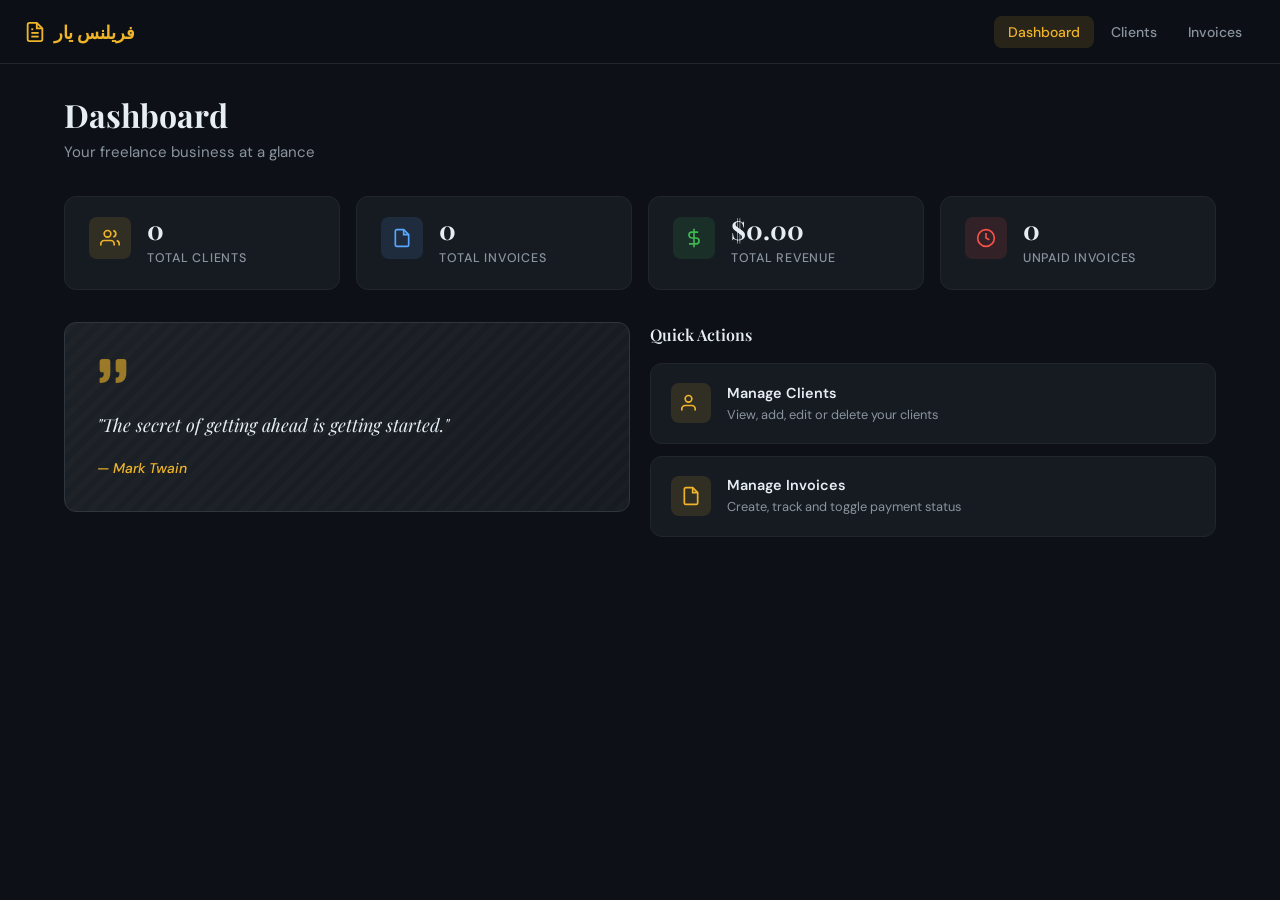
<file: index.html>
<!DOCTYPE html>
<html lang="en">
<head>
  <meta charset="UTF-8">
  <meta name="viewport" content="width=device-width, initial-scale=1.0">
  <title>Dashboard — فریلنس یار</title>
  <meta name="description" content="Freelance Invoice & Client Management — dashboard overview.">
  <link rel="stylesheet" href="css/style.css">
</head>
<body>
  <nav class="navbar">
    <a href="index.html" class="nav-brand" aria-label="FreelanceHub home">
      <svg width="22" height="22" viewBox="0 0 24 24" fill="none" stroke="currentColor" stroke-width="2" aria-hidden="true">
        <path d="M14 2H6a2 2 0 0 0-2 2v16a2 2 0 0 0 2 2h12a2 2 0 0 0 2-2V8z"/>
        <polyline points="14 2 14 8 20 8"/>
        <line x1="16" y1="13" x2="8" y2="13"/>
        <line x1="16" y1="17" x2="8" y2="17"/>
        <polyline points="10 9 9 9 8 9"/>
      </svg>
      فریلنس یار
    </a>
    <button class="menu-toggle" aria-label="Toggle navigation" aria-expanded="false">
      <span></span><span></span><span></span>
    </button>
    <ul class="nav-menu" role="list">
      <li><a href="index.html" class="nav-link">Dashboard</a></li>
      <li><a href="clients.html" class="nav-link">Clients</a></li>
      <li><a href="invoices.html" class="nav-link">Invoices</a></li>
    </ul>
  </nav>
  <main class="main-content">
    <div class="page-header">
      <h1 class="page-title">Dashboard</h1>
      <p class="page-subtitle">Your freelance business at a glance</p>
    </div>
    <div class="stats-grid">
      <div class="stat-card">
        <div class="stat-icon amber" aria-hidden="true">
          <svg width="20" height="20" viewBox="0 0 24 24" fill="none" stroke="currentColor" stroke-width="2">
            <path d="M17 21v-2a4 4 0 0 0-4-4H5a4 4 0 0 0-4 4v2"/><circle cx="9" cy="7" r="4"/>
            <path d="M23 21v-2a4 4 0 0 0-3-3.87"/><path d="M16 3.13a4 4 0 0 1 0 7.75"/>
          </svg>
        </div>
        <div><div class="stat-value" id="stat-clients">0</div><div class="stat-label">Total Clients</div></div>
      </div>
      <div class="stat-card">
        <div class="stat-icon blue" aria-hidden="true">
          <svg width="20" height="20" viewBox="0 0 24 24" fill="none" stroke="currentColor" stroke-width="2">
            <path d="M14 2H6a2 2 0 0 0-2 2v16a2 2 0 0 0 2 2h12a2 2 0 0 0 2-2V8z"/>
            <polyline points="14 2 14 8 20 8"/>
          </svg>
        </div>
        <div><div class="stat-value" id="stat-invoices">0</div><div class="stat-label">Total Invoices</div></div>
      </div>
      <div class="stat-card">
        <div class="stat-icon green" aria-hidden="true">
          <svg width="20" height="20" viewBox="0 0 24 24" fill="none" stroke="currentColor" stroke-width="2">
            <line x1="12" y1="1" x2="12" y2="23"/>
            <path d="M17 5H9.5a3.5 3.5 0 0 0 0 7h5a3.5 3.5 0 0 1 0 7H6"/>
          </svg>
        </div>
        <div><div class="stat-value" id="stat-revenue">$0</div><div class="stat-label">Total Revenue</div></div>
      </div>
      <div class="stat-card">
        <div class="stat-icon red" aria-hidden="true">
          <svg width="20" height="20" viewBox="0 0 24 24" fill="none" stroke="currentColor" stroke-width="2">
            <circle cx="12" cy="12" r="10"/><polyline points="12 6 12 12 16 14"/>
          </svg>
        </div>
        <div><div class="stat-value" id="stat-unpaid">0</div><div class="stat-label">Unpaid Invoices</div></div>
      </div>
    </div>
    <div class="dashboard-grid">
      <div id="quote-container" role="region" aria-label="Daily inspiration">
        <div class="quote-card"><p class="quote-loading">Fetching today’s inspiration…</p></div>
      </div>
      <div class="quick-actions">
        <h2>Quick Actions</h2>
        <a href="clients.html" class="action-card">
          <div class="action-icon" aria-hidden="true">
            <svg width="20" height="20" viewBox="0 0 24 24" fill="none" stroke="currentColor" stroke-width="2">
              <path d="M17 21v-2a4 4 0 0 0-4-4H5a4 4 0 0 0-4 4v2"/>
              <circle cx="9" cy="7" r="4"/>
            </svg>
          </div>
          <div><strong>Manage Clients</strong><p>View, add, edit or delete your clients</p></div>
        </a>
        <a href="invoices.html" class="action-card">
          <div class="action-icon" aria-hidden="true">
            <svg width="20" height="20" viewBox="0 0 24 24" fill="none" stroke="currentColor" stroke-width="2">
              <path d="M14 2H6a2 2 0 0 0-2 2v16a2 2 0 0 0 2 2h12a2 2 0 0 0 2-2V8z"/>
              <polyline points="14 2 14 8 20 8"/>
            </svg>
          </div>
          <div><strong>Manage Invoices</strong><p>Create, track and toggle payment status</p></div>
        </a>
      </div>
    </div>
  </main>
  <div id="toast" class="toast toast-success" role="status" aria-live="polite"></div>
  <script type="module" src="js/main.js"></script>
  <script type="module">
    import { getClients, getInvoices } from './js/data.js';
    import { formatCurrency, fetchMotivationalQuote, renderQuote } from './js/utils.js';
    document.addEventListener('DOMContentLoaded', async () => {
      const clients  = getClients();
      const invoices = getInvoices();
      document.getElementById('stat-clients').textContent  = clients.length;
      document.getElementById('stat-invoices').textContent = invoices.length;
      const total  = invoices.reduce((sum, inv) => sum + parseFloat(inv.amount || 0), 0);
      document.getElementById('stat-revenue').textContent  = formatCurrency(total);
      const unpaid = invoices.filter(inv => !inv.paid).length;
      document.getElementById('stat-unpaid').textContent   = unpaid;
      const quote = await fetchMotivationalQuote();
      renderQuote(quote);
    });
  </script>
</body>
</html>
</file>
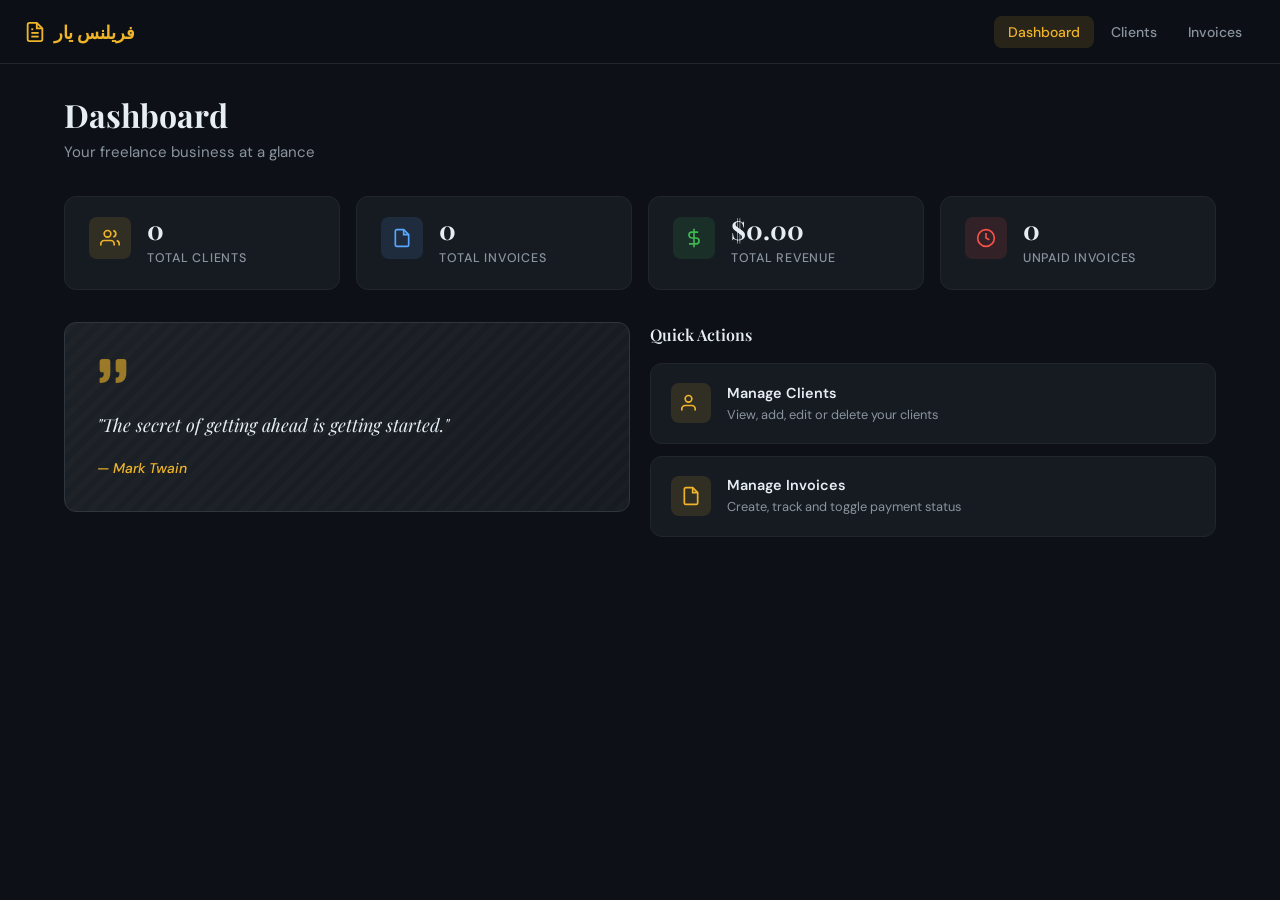
<file: freelance-invoice-app/index.html>
<!DOCTYPE html>
<html lang="en">
<head>
  <meta charset="UTF-8">
  <meta name="viewport" content="width=device-width, initial-scale=1.0">
  <title>Dashboard — فریلنس یار</title>
  <meta name="description" content="Freelance Invoice & Client Management — dashboard overview.">
  <link rel="stylesheet" href="css/style.css">
</head>
<body>
  <nav class="navbar">
    <a href="index.html" class="nav-brand" aria-label="FreelanceHub home">
      <svg width="22" height="22" viewBox="0 0 24 24" fill="none" stroke="currentColor" stroke-width="2" aria-hidden="true">
        <path d="M14 2H6a2 2 0 0 0-2 2v16a2 2 0 0 0 2 2h12a2 2 0 0 0 2-2V8z"/>
        <polyline points="14 2 14 8 20 8"/>
        <line x1="16" y1="13" x2="8" y2="13"/>
        <line x1="16" y1="17" x2="8" y2="17"/>
        <polyline points="10 9 9 9 8 9"/>
      </svg>
      فریلنس یار
    </a>
    <button class="menu-toggle" aria-label="Toggle navigation" aria-expanded="false">
      <span></span><span></span><span></span>
    </button>
    <ul class="nav-menu" role="list">
      <li><a href="index.html" class="nav-link">Dashboard</a></li>
      <li><a href="clients.html" class="nav-link">Clients</a></li>
      <li><a href="invoices.html" class="nav-link">Invoices</a></li>
    </ul>
  </nav>
  <main class="main-content">
    <div class="page-header">
      <h1 class="page-title">Dashboard</h1>
      <p class="page-subtitle">Your freelance business at a glance</p>
    </div>
    <div class="stats-grid">
      <div class="stat-card">
        <div class="stat-icon amber" aria-hidden="true">
          <svg width="20" height="20" viewBox="0 0 24 24" fill="none" stroke="currentColor" stroke-width="2">
            <path d="M17 21v-2a4 4 0 0 0-4-4H5a4 4 0 0 0-4 4v2"/><circle cx="9" cy="7" r="4"/>
            <path d="M23 21v-2a4 4 0 0 0-3-3.87"/><path d="M16 3.13a4 4 0 0 1 0 7.75"/>
          </svg>
        </div>
        <div><div class="stat-value" id="stat-clients">0</div><div class="stat-label">Total Clients</div></div>
      </div>
      <div class="stat-card">
        <div class="stat-icon blue" aria-hidden="true">
          <svg width="20" height="20" viewBox="0 0 24 24" fill="none" stroke="currentColor" stroke-width="2">
            <path d="M14 2H6a2 2 0 0 0-2 2v16a2 2 0 0 0 2 2h12a2 2 0 0 0 2-2V8z"/>
            <polyline points="14 2 14 8 20 8"/>
          </svg>
        </div>
        <div><div class="stat-value" id="stat-invoices">0</div><div class="stat-label">Total Invoices</div></div>
      </div>
      <div class="stat-card">
        <div class="stat-icon green" aria-hidden="true">
          <svg width="20" height="20" viewBox="0 0 24 24" fill="none" stroke="currentColor" stroke-width="2">
            <line x1="12" y1="1" x2="12" y2="23"/>
            <path d="M17 5H9.5a3.5 3.5 0 0 0 0 7h5a3.5 3.5 0 0 1 0 7H6"/>
          </svg>
        </div>
        <div><div class="stat-value" id="stat-revenue">$0</div><div class="stat-label">Total Revenue</div></div>
      </div>
      <div class="stat-card">
        <div class="stat-icon red" aria-hidden="true">
          <svg width="20" height="20" viewBox="0 0 24 24" fill="none" stroke="currentColor" stroke-width="2">
            <circle cx="12" cy="12" r="10"/><polyline points="12 6 12 12 16 14"/>
          </svg>
        </div>
        <div><div class="stat-value" id="stat-unpaid">0</div><div class="stat-label">Unpaid Invoices</div></div>
      </div>
    </div>
    <div class="dashboard-grid">
      <div id="quote-container" role="region" aria-label="Daily inspiration">
        <div class="quote-card"><p class="quote-loading">Fetching today’s inspiration…</p></div>
      </div>
      <div class="quick-actions">
        <h2>Quick Actions</h2>
        <a href="clients.html" class="action-card">
          <div class="action-icon" aria-hidden="true">
            <svg width="20" height="20" viewBox="0 0 24 24" fill="none" stroke="currentColor" stroke-width="2">
              <path d="M17 21v-2a4 4 0 0 0-4-4H5a4 4 0 0 0-4 4v2"/>
              <circle cx="9" cy="7" r="4"/>
            </svg>
          </div>
          <div><strong>Manage Clients</strong><p>View, add, edit or delete your clients</p></div>
        </a>
        <a href="invoices.html" class="action-card">
          <div class="action-icon" aria-hidden="true">
            <svg width="20" height="20" viewBox="0 0 24 24" fill="none" stroke="currentColor" stroke-width="2">
              <path d="M14 2H6a2 2 0 0 0-2 2v16a2 2 0 0 0 2 2h12a2 2 0 0 0 2-2V8z"/>
              <polyline points="14 2 14 8 20 8"/>
            </svg>
          </div>
          <div><strong>Manage Invoices</strong><p>Create, track and toggle payment status</p></div>
        </a>
      </div>
    </div>
  </main>
  <div id="toast" class="toast toast-success" role="status" aria-live="polite"></div>
  <script type="module" src="js/main.js"></script>
  <script type="module">
    import { getClients, getInvoices } from './js/data.js';
    import { formatCurrency, fetchMotivationalQuote, renderQuote } from './js/utils.js';
    document.addEventListener('DOMContentLoaded', async () => {
      const clients  = getClients();
      const invoices = getInvoices();
      document.getElementById('stat-clients').textContent  = clients.length;
      document.getElementById('stat-invoices').textContent = invoices.length;
      const total  = invoices.reduce((sum, inv) => sum + parseFloat(inv.amount || 0), 0);
      document.getElementById('stat-revenue').textContent  = formatCurrency(total);
      const unpaid = invoices.filter(inv => !inv.paid).length;
      document.getElementById('stat-unpaid').textContent   = unpaid;
      const quote = await fetchMotivationalQuote();
      renderQuote(quote);
    });
  </script>
</body>
</html>
</file>
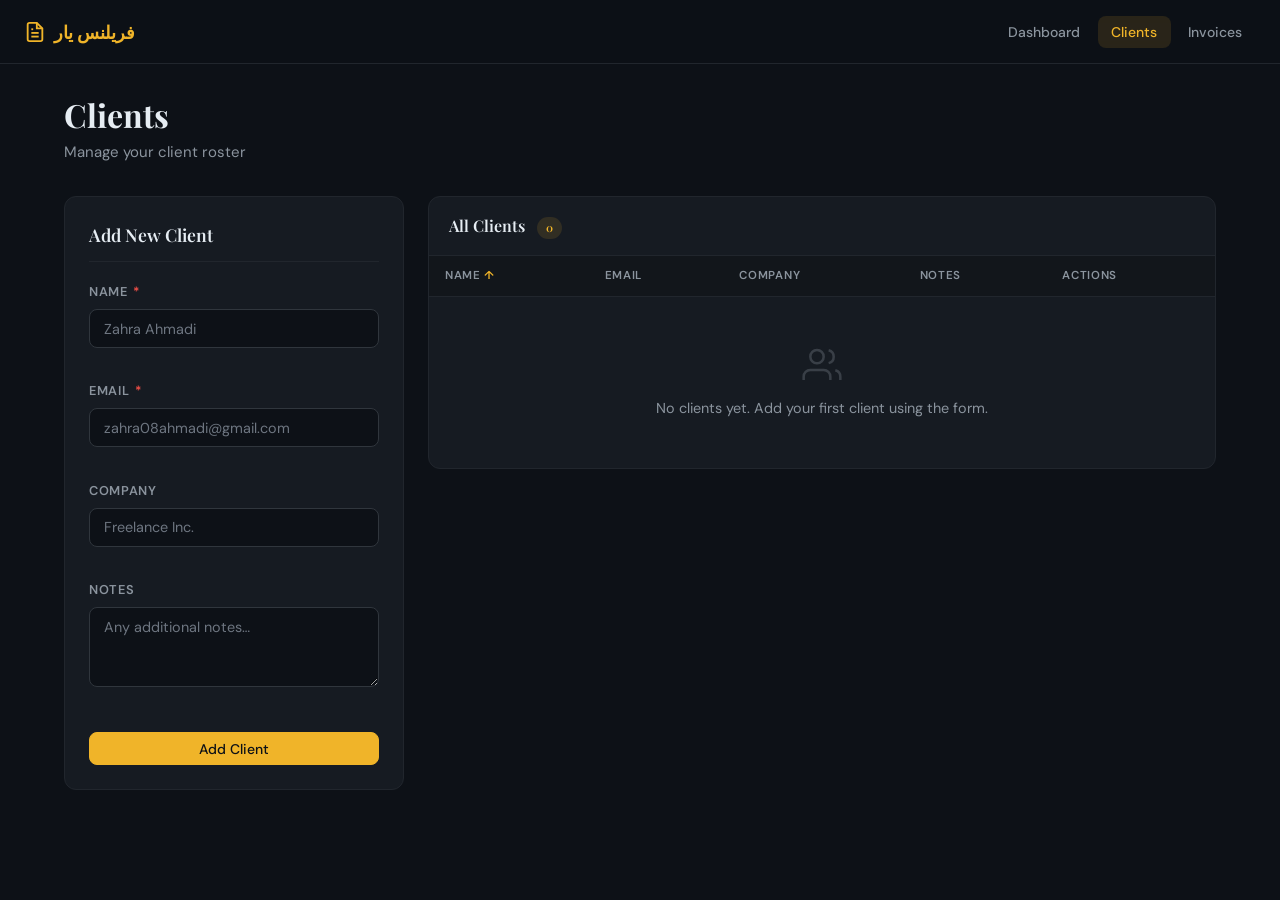
<file: clients.html>
<!DOCTYPE html>
<html lang="en">
<head>
  <meta charset="UTF-8">
  <meta name="viewport" content="width=device-width, initial-scale=1.0">
  <title>Clients — فریلنس یار</title>
  <link rel="stylesheet" href="css/style.css">
</head>
<body>
  <nav class="navbar">
    <a href="index.html" class="nav-brand" aria-label="FreelanceHub home">
      <svg width="22" height="22" viewBox="0 0 24 24" fill="none" stroke="currentColor" stroke-width="2" aria-hidden="true">
        <path d="M14 2H6a2 2 0 0 0-2 2v16a2 2 0 0 0 2 2h12a2 2 0 0 0 2-2V8z"/>
        <polyline points="14 2 14 8 20 8"/>
        <line x1="16" y1="13" x2="8" y2="13"/>
        <line x1="16" y1="17" x2="8" y2="17"/>
        <polyline points="10 9 9 9 8 9"/>
      </svg>
      فریلنس یار
    </a>
    <button class="menu-toggle" aria-label="Toggle navigation" aria-expanded="false">
      <span></span><span></span><span></span>
    </button>
    <ul class="nav-menu" role="list">
      <li><a href="index.html" class="nav-link">Dashboard</a></li>
      <li><a href="clients.html" class="nav-link">Clients</a></li>
      <li><a href="invoices.html" class="nav-link">Invoices</a></li>
    </ul>
  </nav>
  <main class="main-content">
    <div class="page-header">
      <h1 class="page-title">Clients</h1>
      <p class="page-subtitle">Manage your client roster</p>
    </div>
    <div class="page-grid">
      <aside>
        <div class="form-card">
          <h2 id="form-heading">Add New Client</h2>
          <form id="client-form" novalidate>
            <div class="form-group">
              <label for="client-name">Name <span class="required" aria-hidden="true">*</span></label>
              <input type="text" id="client-name" name="client-name" class="form-control" placeholder="Zahra Ahmadi" autocomplete="name" required>
              <div class="field-error" role="alert"></div>
            </div>
            <div class="form-group">
              <label for="client-email">Email <span class="required" aria-hidden="true">*</span></label>
              <input type="email" id="client-email" name="client-email" class="form-control" placeholder="zahra08ahmadi@gmail.com" autocomplete="email" required>
              <div class="field-error" role="alert"></div>
            </div>
            <div class="form-group">
              <label for="client-company">Company</label>
              <input type="text" id="client-company" name="client-company" class="form-control" placeholder="Freelance Inc." autocomplete="organization">
              <div class="field-error" role="alert"></div>
            </div>
            <div class="form-group">
              <label for="client-notes">Notes</label>
              <textarea id="client-notes" name="client-notes" class="form-control" placeholder="Any additional notes…" rows="3"></textarea>
              <div class="field-error" role="alert"></div>
            </div>
            <div class="form-actions">
              <button type="submit" id="submit-btn" class="btn btn-primary btn-full">Add Client</button>
              <button type="button" id="cancel-edit" class="btn btn-secondary btn-full" style="display:none">Cancel</button>
            </div>
          </form>
        </div>
      </aside>
      <div>
        <div id="clients-loading" class="loading-bar" role="status" aria-live="polite">
          <div class="spinner" aria-hidden="true"></div>
          Seeding initial clients from RandomUser API…
        </div>
        <div class="table-card">
          <div class="table-header">
            <h2>All Clients <span class="count-badge" id="client-count" aria-live="polite">0</span></h2>
          </div>
          <div class="table-wrap">
            <table aria-label="Clients list">
              <thead>
                <tr>
                  <th data-sort="name"    scope="col">Name</th>
                  <th data-sort="email"   scope="col">Email</th>
                  <th data-sort="company" scope="col">Company</th>
                  <th scope="col">Notes</th>
                  <th scope="col">Actions</th>
                </tr>
              </thead>
              <tbody id="clients-tbody">
                <tr><td colspan="5" class="empty-state"><div><p>Loading…</p></div></td></tr>
              </tbody>
            </table>
          </div>
        </div>
      </div>
    </div>
  </main>
  <div id="toast" class="toast toast-success" role="status" aria-live="polite"></div>
  <script type="module" src="js/main.js"></script>
  <script type="module" src="js/clients.js"></script>
</body>
</html>
</file>
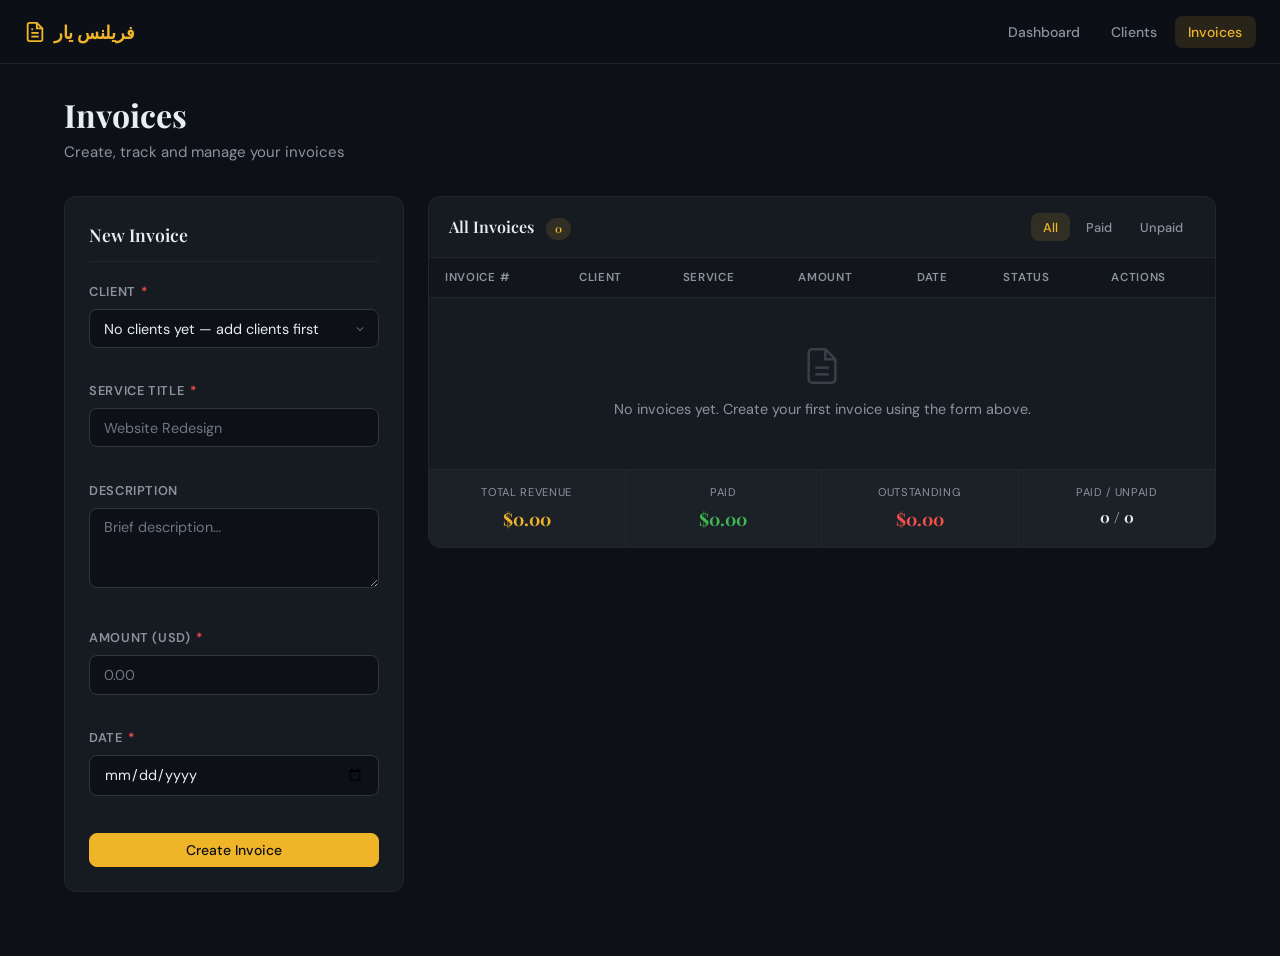
<file: invoices.html>
<!DOCTYPE html>
<html lang="en">
<head>
  <meta charset="UTF-8">
  <meta name="viewport" content="width=device-width, initial-scale=1.0">
  <title>Invoices — فریلنس یار</title>
  <link rel="stylesheet" href="css/style.css">
</head>
<body>
  <nav class="navbar">
    <a href="index.html" class="nav-brand" aria-label="FreelanceHub home">
      <svg width="22" height="22" viewBox="0 0 24 24" fill="none" stroke="currentColor" stroke-width="2" aria-hidden="true">
        <path d="M14 2H6a2 2 0 0 0-2 2v16a2 2 0 0 0 2 2h12a2 2 0 0 0 2-2V8z"/>
        <polyline points="14 2 14 8 20 8"/>
        <line x1="16" y1="13" x2="8" y2="13"/>
        <line x1="16" y1="17" x2="8" y2="17"/>
        <polyline points="10 9 9 9 8 9"/>
      </svg>
      فریلنس یار
    </a>
    <button class="menu-toggle" aria-label="Toggle navigation" aria-expanded="false">
      <span></span><span></span><span></span>
    </button>
    <ul class="nav-menu" role="list">
      <li><a href="index.html" class="nav-link">Dashboard</a></li>
      <li><a href="clients.html" class="nav-link">Clients</a></li>
      <li><a href="invoices.html" class="nav-link">Invoices</a></li>
    </ul>
  </nav>
  <main class="main-content">
    <div class="page-header">
      <h1 class="page-title">Invoices</h1>
      <p class="page-subtitle">Create, track and manage your invoices</p>
    </div>
    <div class="page-grid">
      <aside>
        <div class="form-card">
          <h2 id="form-heading">New Invoice</h2>
          <form id="invoice-form" novalidate>
            <div class="form-group">
              <label for="invoice-client">Client <span class="required" aria-hidden="true">*</span></label>
              <select id="invoice-client" name="invoice-client" class="form-control" required>
                <option value="">Select a client…</option>
              </select>
              <div class="field-error" role="alert"></div>
            </div>
            <div class="form-group">
              <label for="invoice-service">Service Title <span class="required" aria-hidden="true">*</span></label>
              <input type="text" id="invoice-service" name="invoice-service" class="form-control" placeholder="Website Redesign" required>
              <div class="field-error" role="alert"></div>
            </div>
            <div class="form-group">
              <label for="invoice-description">Description</label>
              <textarea id="invoice-description" name="invoice-description" class="form-control" placeholder="Brief description…" rows="3"></textarea>
              <div class="field-error" role="alert"></div>
            </div>
            <div class="form-group">
              <label for="invoice-amount">Amount (USD) <span class="required" aria-hidden="true">*</span></label>
              <input type="number" id="invoice-amount" name="invoice-amount" class="form-control" placeholder="0.00" min="0.01" step="0.01" required>
              <div class="field-error" role="alert"></div>
            </div>
            <div class="form-group">
              <label for="invoice-date">Date <span class="required" aria-hidden="true">*</span></label>
              <input type="date" id="invoice-date" name="invoice-date" class="form-control" required>
              <div class="field-error" role="alert"></div>
            </div>
            <div class="form-actions">
              <button type="submit" id="submit-btn" class="btn btn-primary btn-full">Create Invoice</button>
              <button type="button" id="cancel-edit" class="btn btn-secondary btn-full" style="display:none">Cancel</button>
            </div>
          </form>
        </div>
      </aside>
      <div>
        <div class="table-card">
          <div class="table-header">
            <h2>All Invoices <span class="count-badge" id="invoice-count" aria-live="polite">0</span></h2>
            <div class="filter-tabs" role="group" aria-label="Filter invoices">
              <button data-filter="all" class="active">All</button>
              <button data-filter="paid">Paid</button>
              <button data-filter="unpaid">Unpaid</button>
            </div>
          </div>
          <div class="table-wrap">
            <table aria-label="Invoices list">
              <thead>
                <tr>
                  <th scope="col">Invoice #</th>
                  <th scope="col">Client</th>
                  <th scope="col">Service</th>
                  <th scope="col">Amount</th>
                  <th scope="col">Date</th>
                  <th scope="col">Status</th>
                  <th scope="col">Actions</th>
                </tr>
              </thead>
              <tbody id="invoices-tbody">
                <tr><td colspan="7" class="empty-state"><div><p>Loading…</p></div></td></tr>
              </tbody>
            </table>
          </div>
          <div class="totals-bar" role="region" aria-label="Invoice totals">
            <div class="total-item">
              <div class="total-label">Total Revenue</div>
              <div class="total-value amber" id="total-revenue">$0.00</div>
            </div>
            <div class="total-item">
              <div class="total-label">Paid</div>
              <div class="total-value green" id="total-paid">$0.00</div>
            </div>
            <div class="total-item">
              <div class="total-label">Outstanding</div>
              <div class="total-value red" id="total-unpaid">$0.00</div>
            </div>
            <div class="total-item">
              <div class="total-label">Paid / Unpaid</div>
              <div class="total-value" style="font-size:.95rem">
                <span id="paid-count">0</span> / <span id="unpaid-count">0</span>
              </div>
            </div>
          </div>
        </div>
      </div>
    </div>
  </main>
  <div id="toast" class="toast toast-success" role="status" aria-live="polite"></div>
  <script type="module" src="js/main.js"></script>
  <script type="module" src="js/invoices.js"></script>
</body>
</html>
</file>
<file: css/style.css>
/* style.css — FreelanceHub dark editorial theme */

@import url('https://fonts.googleapis.com/css2?family=Playfair+Display:wght@400;600;700&family=DM+Sans:ital,opsz,wght@0,9..40,300;0,9..40,400;0,9..40,500;0,9..40,600;1,9..40,400&display=swap');

:root {
  --bg: #0d1117; --surface: #161b22; --surface-alt: #1c2128;
  --border: #21262d; --border-dim: #30363d;
  --text: #e6edf3; --text-muted: #8b949e; --text-dim: #6e7681;
  --amber: #f0b429; --amber-dim: rgba(240,180,41,.12);
  --green: #3fb950; --green-dim: rgba(63,185,80,.12);
  --red: #f85149;   --red-dim: rgba(248,81,73,.12);
  --blue: #58a6ff;  --blue-dim: rgba(88,166,255,.12);
  --radius: 8px; --radius-lg: 12px;
  --shadow: 0 1px 3px rgba(0,0,0,.4), 0 4px 16px rgba(0,0,0,.25);
  --nav-h: 64px;
  --font-head: 'Playfair Display', Georgia, serif;
  --font-body: 'DM Sans', system-ui, sans-serif;
  --transition: 150ms ease;
}

*, *::before, *::after { box-sizing: border-box; margin: 0; padding: 0; }
html { scroll-behavior: smooth; }
body { font-family: var(--font-body); background: var(--bg); color: var(--text); min-height: 100vh; line-height: 1.6; -webkit-font-smoothing: antialiased; }
a { color: inherit; text-decoration: none; }
button { cursor: pointer; font-family: inherit; }
input, select, textarea { font-family: inherit; }
ul { list-style: none; }

::-webkit-scrollbar { width: 6px; }
::-webkit-scrollbar-track { background: var(--bg); }
::-webkit-scrollbar-thumb { background: var(--border-dim); border-radius: 3px; }

.navbar { position: sticky; top: 0; z-index: 100; height: var(--nav-h); background: rgba(13,17,23,.9); backdrop-filter: blur(12px); border-bottom: 1px solid var(--border); display: flex; align-items: center; padding: 0 1.5rem; gap: 1rem; }
.nav-brand { display: flex; align-items: center; gap: .5rem; font-family: var(--font-head); font-size: 1.15rem; font-weight: 600; color: var(--amber); white-space: nowrap; margin-right: auto; }
.nav-menu { display: flex; gap: .25rem; }
.nav-link { padding: .45rem .85rem; border-radius: var(--radius); font-size: .875rem; font-weight: 500; color: var(--text-muted); transition: color var(--transition), background var(--transition); }
.nav-link:hover { color: var(--text); background: var(--surface-alt); }
.nav-link.active { color: var(--amber); background: var(--amber-dim); }
.menu-toggle { display: none; flex-direction: column; gap: 5px; background: none; border: none; padding: .5rem; border-radius: var(--radius); }
.menu-toggle span { display: block; width: 20px; height: 2px; background: var(--text); border-radius: 2px; }

.main-content { max-width: 1200px; margin: 0 auto; padding: 2rem 1.5rem 4rem; }
.page-header { margin-bottom: 2rem; }
.page-title { font-family: var(--font-head); font-size: 2rem; font-weight: 700; line-height: 1.2; }
.page-subtitle { color: var(--text-muted); margin-top: .35rem; font-size: .9375rem; }

.stats-grid { display: grid; grid-template-columns: repeat(auto-fit, minmax(200px, 1fr)); gap: 1rem; margin-bottom: 2rem; }
.stat-card { background: var(--surface); border: 1px solid var(--border); border-radius: var(--radius-lg); padding: 1.25rem 1.5rem; display: flex; align-items: flex-start; gap: 1rem; }
.stat-icon { width: 42px; height: 42px; border-radius: var(--radius); display: flex; align-items: center; justify-content: center; flex-shrink: 0; }
.stat-icon.amber { background: var(--amber-dim); color: var(--amber); }
.stat-icon.green  { background: var(--green-dim);  color: var(--green);  }
.stat-icon.red    { background: var(--red-dim);    color: var(--red);    }
.stat-icon.blue   { background: var(--blue-dim);   color: var(--blue);   }
.stat-value { font-family: var(--font-head); font-size: 1.625rem; font-weight: 700; line-height: 1; }
.stat-label { font-size: .78rem; font-weight: 500; color: var(--text-muted); text-transform: uppercase; letter-spacing: .06em; margin-top: .35rem; }

.dashboard-grid { display: grid; grid-template-columns: 1fr 1fr; gap: 1.25rem; }
.quote-card { background: linear-gradient(135deg, var(--surface-alt), var(--surface)); border: 1px solid var(--border-dim); border-radius: var(--radius-lg); padding: 2rem; display: flex; flex-direction: column; gap: 1rem; position: relative; overflow: hidden; }
.quote-card::before { content: ''; position: absolute; inset: 0; background: repeating-linear-gradient(-45deg, transparent, transparent 6px, rgba(240,180,41,.02) 6px, rgba(240,180,41,.02) 12px); }
.quote-mark { color: var(--amber); opacity: .6; }
.quote-text { font-family: var(--font-head); font-size: 1.125rem; font-style: italic; line-height: 1.7; position: relative; }
.quote-author { font-size: .875rem; color: var(--amber); font-weight: 500; position: relative; }
.quote-loading { color: var(--text-muted); font-style: italic; padding: 1.5rem; }
.quick-actions { display: flex; flex-direction: column; gap: .75rem; }
.quick-actions h2 { font-family: var(--font-head); font-size: 1rem; font-weight: 600; margin-bottom: .25rem; }
.action-card { display: flex; align-items: center; gap: 1rem; background: var(--surface); border: 1px solid var(--border); border-radius: var(--radius-lg); padding: 1.1rem 1.25rem; transition: border-color var(--transition), background var(--transition), transform var(--transition); }
.action-card:hover { border-color: var(--amber); background: var(--surface-alt); transform: translateY(-1px); }
.action-icon { width: 40px; height: 40px; background: var(--amber-dim); color: var(--amber); border-radius: var(--radius); display: flex; align-items: center; justify-content: center; flex-shrink: 0; }
.action-card strong { display: block; font-size: .9rem; font-weight: 600; }
.action-card p { color: var(--text-muted); font-size: .8rem; margin: 0; }

.page-grid { display: grid; grid-template-columns: 340px 1fr; gap: 1.5rem; align-items: start; }
.form-card { background: var(--surface); border: 1px solid var(--border); border-radius: var(--radius-lg); padding: 1.5rem; }
.form-card h2 { font-family: var(--font-head); font-size: 1.1rem; font-weight: 600; margin-bottom: 1.25rem; padding-bottom: .75rem; border-bottom: 1px solid var(--border); }
.form-group { margin-bottom: 1rem; }
.form-group label { display: block; font-size: .8rem; font-weight: 600; color: var(--text-muted); text-transform: uppercase; letter-spacing: .05em; margin-bottom: .4rem; }
.form-group label .required { color: var(--red); margin-left: 2px; }
.form-control { width: 100%; background: var(--bg); border: 1px solid var(--border-dim); border-radius: var(--radius); padding: .6rem .85rem; color: var(--text); font-size: .9rem; transition: border-color var(--transition), box-shadow var(--transition); outline: none; }
.form-control:focus { border-color: var(--amber); box-shadow: 0 0 0 3px rgba(240,180,41,.15); }
.form-control.input-error { border-color: var(--red); }
.form-control::placeholder { color: var(--text-dim); }
select.form-control { appearance: none; background-image: url("data:image/svg+xml,%3Csvg xmlns='http://www.w3.org/2000/svg' width='12' height='12' viewBox='0 0 24 24' fill='none' stroke='%238b949e' stroke-width='2'%3E%3Cpolyline points='6 9 12 15 18 9'/%3E%3C/svg%3E"); background-repeat: no-repeat; background-position: right .75rem center; padding-right: 2rem; }
textarea.form-control { resize: vertical; min-height: 80px; }
.field-error { font-size: .78rem; color: var(--red); margin-top: .3rem; min-height: 1em; }
.form-actions { display: flex; gap: .5rem; margin-top: 1.25rem; flex-wrap: wrap; }

.btn { display: inline-flex; align-items: center; justify-content: center; gap: .4rem; padding: .55rem 1.1rem; border-radius: var(--radius); border: 1px solid transparent; font-size: .875rem; font-weight: 500; transition: all var(--transition); white-space: nowrap; line-height: 1; }
.btn-primary { background: var(--amber); color: #0d1117; border-color: var(--amber); }
.btn-primary:hover { background: #e5aa22; border-color: #e5aa22; }
.btn-secondary { background: var(--surface-alt); color: var(--text); border-color: var(--border-dim); }
.btn-secondary:hover { border-color: var(--text-muted); }
.btn-ghost { background: transparent; color: var(--text-muted); border-color: transparent; }
.btn-ghost:hover { background: var(--surface-alt); color: var(--text); }
.btn-danger-ghost { background: transparent; color: var(--text-muted); border-color: transparent; }
.btn-danger-ghost:hover { background: var(--red-dim); color: var(--red); }
.btn-sm { padding: .35rem .7rem; font-size: .8rem; border-radius: 6px; }
.btn-full { width: 100%; }

.table-card { background: var(--surface); border: 1px solid var(--border); border-radius: var(--radius-lg); overflow: hidden; }
.table-header { display: flex; align-items: center; justify-content: space-between; padding: 1rem 1.25rem; border-bottom: 1px solid var(--border); flex-wrap: wrap; gap: .5rem; }
.table-header h2 { font-family: var(--font-head); font-size: 1rem; font-weight: 600; }
.count-badge { display: inline-flex; align-items: center; justify-content: center; background: var(--amber-dim); color: var(--amber); font-size: .7rem; font-weight: 600; border-radius: 999px; padding: .15rem .55rem; margin-left: .5rem; }
.table-wrap { overflow-x: auto; }
table { width: 100%; border-collapse: collapse; }
th { text-align: left; padding: .65rem 1rem; font-size: .72rem; font-weight: 600; color: var(--text-muted); text-transform: uppercase; letter-spacing: .06em; background: rgba(0,0,0,.2); border-bottom: 1px solid var(--border); white-space: nowrap; user-select: none; }
th[data-sort] { cursor: pointer; }
th[data-sort]:hover { color: var(--text); }
th.sort-asc::after  { content: ' ↑'; color: var(--amber); }
th.sort-desc::after { content: ' ↓'; color: var(--amber); }
td { padding: .75rem 1rem; font-size: .875rem; border-bottom: 1px solid var(--border); vertical-align: middle; }
tr:last-child td { border-bottom: none; }
tr.row-paid td { opacity: .75; }
tr:hover td { background: rgba(255,255,255,.02); }
.notes-cell { max-width: 160px; white-space: nowrap; overflow: hidden; text-overflow: ellipsis; color: var(--text-muted); }
.cell-with-avatar { display: flex; align-items: center; gap: .7rem; }
.avatar { width: 32px; height: 32px; border-radius: 50%; background: var(--amber-dim); color: var(--amber); font-family: var(--font-head); font-size: .875rem; font-weight: 600; display: flex; align-items: center; justify-content: center; flex-shrink: 0; }
.email-link { color: var(--blue); }
.email-link:hover { text-decoration: underline; }
.amount-cell { font-weight: 600; font-variant-numeric: tabular-nums; }
.text-muted { color: var(--text-muted); }
code.inv-num { background: var(--surface-alt); padding: .15rem .4rem; border-radius: 4px; font-size: .78rem; font-family: monospace; color: var(--text-muted); }
.action-btns { display: flex; gap: .25rem; flex-wrap: wrap; }

.badge { display: inline-flex; align-items: center; padding: .2rem .65rem; border-radius: 999px; font-size: .72rem; font-weight: 600; text-transform: uppercase; letter-spacing: .05em; }
.badge-paid   { background: var(--green-dim); color: var(--green); }
.badge-unpaid { background: var(--red-dim);   color: var(--red);   }

.totals-bar { display: grid; grid-template-columns: repeat(auto-fit, minmax(140px, 1fr)); background: var(--surface-alt); border-top: 1px solid var(--border); }
.total-item { padding: .85rem 1rem; border-right: 1px solid var(--border); text-align: center; }
.total-item:last-child { border-right: none; }
.total-label { font-size: .7rem; color: var(--text-muted); text-transform: uppercase; letter-spacing: .06em; }
.total-value { font-family: var(--font-head); font-size: 1.1rem; font-weight: 700; margin-top: .2rem; }
.total-value.green { color: var(--green); }
.total-value.red   { color: var(--red);   }
.total-value.amber { color: var(--amber); }

.filter-tabs { display: flex; gap: .25rem; }
.filter-tabs [data-filter] { padding: .35rem .75rem; border-radius: var(--radius); font-size: .8rem; font-weight: 500; color: var(--text-muted); background: transparent; border: none; cursor: pointer; transition: all var(--transition); }
.filter-tabs [data-filter]:hover { color: var(--text); background: var(--surface-alt); }
.filter-tabs [data-filter].active { color: var(--amber); background: var(--amber-dim); }

.empty-state { text-align: center; padding: 3rem 1rem; color: var(--text-muted); }
.empty-state div { display: flex; flex-direction: column; align-items: center; gap: .75rem; }
.empty-state svg { opacity: .3; }
.empty-state p { font-size: .9rem; }

.loading-bar { display: none; align-items: center; justify-content: center; gap: .75rem; padding: 1rem; color: var(--text-muted); font-size: .875rem; }
.spinner { width: 18px; height: 18px; border: 2px solid var(--border-dim); border-top-color: var(--amber); border-radius: 50%; animation: spin .7s linear infinite; }
@keyframes spin { to { transform: rotate(360deg); } }

.toast { position: fixed; bottom: 1.5rem; right: 1.5rem; z-index: 9999; background: var(--surface-alt); border: 1px solid var(--border-dim); border-radius: var(--radius); padding: .75rem 1.25rem; font-size: .875rem; box-shadow: var(--shadow); opacity: 0; transform: translateY(8px); transition: opacity .25s, transform .25s; pointer-events: none; }
.toast.show { opacity: 1; transform: none; }
.toast.toast-info    { border-left: 3px solid var(--blue); }
.toast.toast-success { border-left: 3px solid var(--green); }

@media (max-width: 900px) {
  .page-grid { grid-template-columns: 1fr; }
  .dashboard-grid { grid-template-columns: 1fr; }
}
@media (max-width: 640px) {
  .nav-menu { display: none; flex-direction: column; position: absolute; top: var(--nav-h); left: 0; right: 0; background: var(--surface); border-bottom: 1px solid var(--border); padding: .75rem; gap: .25rem; }
  .nav-menu.open { display: flex; }
  .menu-toggle { display: flex; }
  .main-content { padding: 1.25rem 1rem 3rem; }
  .page-title { font-size: 1.5rem; }
  .stats-grid { grid-template-columns: 1fr 1fr; }
  .table-header { flex-direction: column; align-items: flex-start; }
}
@media (max-width: 400px) { .stats-grid { grid-template-columns: 1fr; } }
@media (prefers-reduced-motion: reduce) {
  *, *::before, *::after { animation-duration: .01ms !important; transition-duration: .01ms !important; }
}
</file>
<file: freelance-invoice-app/css/style.css>
/* style.css — FreelanceHub dark editorial theme */

@import url('https://fonts.googleapis.com/css2?family=Playfair+Display:wght@400;600;700&family=DM+Sans:ital,opsz,wght@0,9..40,300;0,9..40,400;0,9..40,500;0,9..40,600;1,9..40,400&display=swap');

:root {
  --bg: #0d1117; --surface: #161b22; --surface-alt: #1c2128;
  --border: #21262d; --border-dim: #30363d;
  --text: #e6edf3; --text-muted: #8b949e; --text-dim: #6e7681;
  --amber: #f0b429; --amber-dim: rgba(240,180,41,.12);
  --green: #3fb950; --green-dim: rgba(63,185,80,.12);
  --red: #f85149;   --red-dim: rgba(248,81,73,.12);
  --blue: #58a6ff;  --blue-dim: rgba(88,166,255,.12);
  --radius: 8px; --radius-lg: 12px;
  --shadow: 0 1px 3px rgba(0,0,0,.4), 0 4px 16px rgba(0,0,0,.25);
  --nav-h: 64px;
  --font-head: 'Playfair Display', Georgia, serif;
  --font-body: 'DM Sans', system-ui, sans-serif;
  --transition: 150ms ease;
}

*, *::before, *::after { box-sizing: border-box; margin: 0; padding: 0; }
html { scroll-behavior: smooth; }
body { font-family: var(--font-body); background: var(--bg); color: var(--text); min-height: 100vh; line-height: 1.6; -webkit-font-smoothing: antialiased; }
a { color: inherit; text-decoration: none; }
button { cursor: pointer; font-family: inherit; }
input, select, textarea { font-family: inherit; }
ul { list-style: none; }

::-webkit-scrollbar { width: 6px; }
::-webkit-scrollbar-track { background: var(--bg); }
::-webkit-scrollbar-thumb { background: var(--border-dim); border-radius: 3px; }

.navbar { position: sticky; top: 0; z-index: 100; height: var(--nav-h); background: rgba(13,17,23,.9); backdrop-filter: blur(12px); border-bottom: 1px solid var(--border); display: flex; align-items: center; padding: 0 1.5rem; gap: 1rem; }
.nav-brand { display: flex; align-items: center; gap: .5rem; font-family: var(--font-head); font-size: 1.15rem; font-weight: 600; color: var(--amber); white-space: nowrap; margin-right: auto; }
.nav-menu { display: flex; gap: .25rem; }
.nav-link { padding: .45rem .85rem; border-radius: var(--radius); font-size: .875rem; font-weight: 500; color: var(--text-muted); transition: color var(--transition), background var(--transition); }
.nav-link:hover { color: var(--text); background: var(--surface-alt); }
.nav-link.active { color: var(--amber); background: var(--amber-dim); }
.menu-toggle { display: none; flex-direction: column; gap: 5px; background: none; border: none; padding: .5rem; border-radius: var(--radius); }
.menu-toggle span { display: block; width: 20px; height: 2px; background: var(--text); border-radius: 2px; }

.main-content { max-width: 1200px; margin: 0 auto; padding: 2rem 1.5rem 4rem; }
.page-header { margin-bottom: 2rem; }
.page-title { font-family: var(--font-head); font-size: 2rem; font-weight: 700; line-height: 1.2; }
.page-subtitle { color: var(--text-muted); margin-top: .35rem; font-size: .9375rem; }

.stats-grid { display: grid; grid-template-columns: repeat(auto-fit, minmax(200px, 1fr)); gap: 1rem; margin-bottom: 2rem; }
.stat-card { background: var(--surface); border: 1px solid var(--border); border-radius: var(--radius-lg); padding: 1.25rem 1.5rem; display: flex; align-items: flex-start; gap: 1rem; }
.stat-icon { width: 42px; height: 42px; border-radius: var(--radius); display: flex; align-items: center; justify-content: center; flex-shrink: 0; }
.stat-icon.amber { background: var(--amber-dim); color: var(--amber); }
.stat-icon.green  { background: var(--green-dim);  color: var(--green);  }
.stat-icon.red    { background: var(--red-dim);    color: var(--red);    }
.stat-icon.blue   { background: var(--blue-dim);   color: var(--blue);   }
.stat-value { font-family: var(--font-head); font-size: 1.625rem; font-weight: 700; line-height: 1; }
.stat-label { font-size: .78rem; font-weight: 500; color: var(--text-muted); text-transform: uppercase; letter-spacing: .06em; margin-top: .35rem; }

.dashboard-grid { display: grid; grid-template-columns: 1fr 1fr; gap: 1.25rem; }
.quote-card { background: linear-gradient(135deg, var(--surface-alt), var(--surface)); border: 1px solid var(--border-dim); border-radius: var(--radius-lg); padding: 2rem; display: flex; flex-direction: column; gap: 1rem; position: relative; overflow: hidden; }
.quote-card::before { content: ''; position: absolute; inset: 0; background: repeating-linear-gradient(-45deg, transparent, transparent 6px, rgba(240,180,41,.02) 6px, rgba(240,180,41,.02) 12px); }
.quote-mark { color: var(--amber); opacity: .6; }
.quote-text { font-family: var(--font-head); font-size: 1.125rem; font-style: italic; line-height: 1.7; position: relative; }
.quote-author { font-size: .875rem; color: var(--amber); font-weight: 500; position: relative; }
.quote-loading { color: var(--text-muted); font-style: italic; padding: 1.5rem; }
.quick-actions { display: flex; flex-direction: column; gap: .75rem; }
.quick-actions h2 { font-family: var(--font-head); font-size: 1rem; font-weight: 600; margin-bottom: .25rem; }
.action-card { display: flex; align-items: center; gap: 1rem; background: var(--surface); border: 1px solid var(--border); border-radius: var(--radius-lg); padding: 1.1rem 1.25rem; transition: border-color var(--transition), background var(--transition), transform var(--transition); }
.action-card:hover { border-color: var(--amber); background: var(--surface-alt); transform: translateY(-1px); }
.action-icon { width: 40px; height: 40px; background: var(--amber-dim); color: var(--amber); border-radius: var(--radius); display: flex; align-items: center; justify-content: center; flex-shrink: 0; }
.action-card strong { display: block; font-size: .9rem; font-weight: 600; }
.action-card p { color: var(--text-muted); font-size: .8rem; margin: 0; }

.page-grid { display: grid; grid-template-columns: 340px 1fr; gap: 1.5rem; align-items: start; }
.form-card { background: var(--surface); border: 1px solid var(--border); border-radius: var(--radius-lg); padding: 1.5rem; }
.form-card h2 { font-family: var(--font-head); font-size: 1.1rem; font-weight: 600; margin-bottom: 1.25rem; padding-bottom: .75rem; border-bottom: 1px solid var(--border); }
.form-group { margin-bottom: 1rem; }
.form-group label { display: block; font-size: .8rem; font-weight: 600; color: var(--text-muted); text-transform: uppercase; letter-spacing: .05em; margin-bottom: .4rem; }
.form-group label .required { color: var(--red); margin-left: 2px; }
.form-control { width: 100%; background: var(--bg); border: 1px solid var(--border-dim); border-radius: var(--radius); padding: .6rem .85rem; color: var(--text); font-size: .9rem; transition: border-color var(--transition), box-shadow var(--transition); outline: none; }
.form-control:focus { border-color: var(--amber); box-shadow: 0 0 0 3px rgba(240,180,41,.15); }
.form-control.input-error { border-color: var(--red); }
.form-control::placeholder { color: var(--text-dim); }
select.form-control { appearance: none; background-image: url("data:image/svg+xml,%3Csvg xmlns='http://www.w3.org/2000/svg' width='12' height='12' viewBox='0 0 24 24' fill='none' stroke='%238b949e' stroke-width='2'%3E%3Cpolyline points='6 9 12 15 18 9'/%3E%3C/svg%3E"); background-repeat: no-repeat; background-position: right .75rem center; padding-right: 2rem; }
textarea.form-control { resize: vertical; min-height: 80px; }
.field-error { font-size: .78rem; color: var(--red); margin-top: .3rem; min-height: 1em; }
.form-actions { display: flex; gap: .5rem; margin-top: 1.25rem; flex-wrap: wrap; }

.btn { display: inline-flex; align-items: center; justify-content: center; gap: .4rem; padding: .55rem 1.1rem; border-radius: var(--radius); border: 1px solid transparent; font-size: .875rem; font-weight: 500; transition: all var(--transition); white-space: nowrap; line-height: 1; }
.btn-primary { background: var(--amber); color: #0d1117; border-color: var(--amber); }
.btn-primary:hover { background: #e5aa22; border-color: #e5aa22; }
.btn-secondary { background: var(--surface-alt); color: var(--text); border-color: var(--border-dim); }
.btn-secondary:hover { border-color: var(--text-muted); }
.btn-ghost { background: transparent; color: var(--text-muted); border-color: transparent; }
.btn-ghost:hover { background: var(--surface-alt); color: var(--text); }
.btn-danger-ghost { background: transparent; color: var(--text-muted); border-color: transparent; }
.btn-danger-ghost:hover { background: var(--red-dim); color: var(--red); }
.btn-sm { padding: .35rem .7rem; font-size: .8rem; border-radius: 6px; }
.btn-full { width: 100%; }

.table-card { background: var(--surface); border: 1px solid var(--border); border-radius: var(--radius-lg); overflow: hidden; }
.table-header { display: flex; align-items: center; justify-content: space-between; padding: 1rem 1.25rem; border-bottom: 1px solid var(--border); flex-wrap: wrap; gap: .5rem; }
.table-header h2 { font-family: var(--font-head); font-size: 1rem; font-weight: 600; }
.count-badge { display: inline-flex; align-items: center; justify-content: center; background: var(--amber-dim); color: var(--amber); font-size: .7rem; font-weight: 600; border-radius: 999px; padding: .15rem .55rem; margin-left: .5rem; }
.table-wrap { overflow-x: auto; }
table { width: 100%; border-collapse: collapse; }
th { text-align: left; padding: .65rem 1rem; font-size: .72rem; font-weight: 600; color: var(--text-muted); text-transform: uppercase; letter-spacing: .06em; background: rgba(0,0,0,.2); border-bottom: 1px solid var(--border); white-space: nowrap; user-select: none; }
th[data-sort] { cursor: pointer; }
th[data-sort]:hover { color: var(--text); }
th.sort-asc::after  { content: ' ↑'; color: var(--amber); }
th.sort-desc::after { content: ' ↓'; color: var(--amber); }
td { padding: .75rem 1rem; font-size: .875rem; border-bottom: 1px solid var(--border); vertical-align: middle; }
tr:last-child td { border-bottom: none; }
tr.row-paid td { opacity: .75; }
tr:hover td { background: rgba(255,255,255,.02); }
.notes-cell { max-width: 160px; white-space: nowrap; overflow: hidden; text-overflow: ellipsis; color: var(--text-muted); }
.cell-with-avatar { display: flex; align-items: center; gap: .7rem; }
.avatar { width: 32px; height: 32px; border-radius: 50%; background: var(--amber-dim); color: var(--amber); font-family: var(--font-head); font-size: .875rem; font-weight: 600; display: flex; align-items: center; justify-content: center; flex-shrink: 0; }
.email-link { color: var(--blue); }
.email-link:hover { text-decoration: underline; }
.amount-cell { font-weight: 600; font-variant-numeric: tabular-nums; }
.text-muted { color: var(--text-muted); }
code.inv-num { background: var(--surface-alt); padding: .15rem .4rem; border-radius: 4px; font-size: .78rem; font-family: monospace; color: var(--text-muted); }
.action-btns { display: flex; gap: .25rem; flex-wrap: wrap; }

.badge { display: inline-flex; align-items: center; padding: .2rem .65rem; border-radius: 999px; font-size: .72rem; font-weight: 600; text-transform: uppercase; letter-spacing: .05em; }
.badge-paid   { background: var(--green-dim); color: var(--green); }
.badge-unpaid { background: var(--red-dim);   color: var(--red);   }

.totals-bar { display: grid; grid-template-columns: repeat(auto-fit, minmax(140px, 1fr)); background: var(--surface-alt); border-top: 1px solid var(--border); }
.total-item { padding: .85rem 1rem; border-right: 1px solid var(--border); text-align: center; }
.total-item:last-child { border-right: none; }
.total-label { font-size: .7rem; color: var(--text-muted); text-transform: uppercase; letter-spacing: .06em; }
.total-value { font-family: var(--font-head); font-size: 1.1rem; font-weight: 700; margin-top: .2rem; }
.total-value.green { color: var(--green); }
.total-value.red   { color: var(--red);   }
.total-value.amber { color: var(--amber); }

.filter-tabs { display: flex; gap: .25rem; }
.filter-tabs [data-filter] { padding: .35rem .75rem; border-radius: var(--radius); font-size: .8rem; font-weight: 500; color: var(--text-muted); background: transparent; border: none; cursor: pointer; transition: all var(--transition); }
.filter-tabs [data-filter]:hover { color: var(--text); background: var(--surface-alt); }
.filter-tabs [data-filter].active { color: var(--amber); background: var(--amber-dim); }

.empty-state { text-align: center; padding: 3rem 1rem; color: var(--text-muted); }
.empty-state div { display: flex; flex-direction: column; align-items: center; gap: .75rem; }
.empty-state svg { opacity: .3; }
.empty-state p { font-size: .9rem; }

.loading-bar { display: none; align-items: center; justify-content: center; gap: .75rem; padding: 1rem; color: var(--text-muted); font-size: .875rem; }
.spinner { width: 18px; height: 18px; border: 2px solid var(--border-dim); border-top-color: var(--amber); border-radius: 50%; animation: spin .7s linear infinite; }
@keyframes spin { to { transform: rotate(360deg); } }

.toast { position: fixed; bottom: 1.5rem; right: 1.5rem; z-index: 9999; background: var(--surface-alt); border: 1px solid var(--border-dim); border-radius: var(--radius); padding: .75rem 1.25rem; font-size: .875rem; box-shadow: var(--shadow); opacity: 0; transform: translateY(8px); transition: opacity .25s, transform .25s; pointer-events: none; }
.toast.show { opacity: 1; transform: none; }
.toast.toast-info    { border-left: 3px solid var(--blue); }
.toast.toast-success { border-left: 3px solid var(--green); }

@media (max-width: 900px) {
  .page-grid { grid-template-columns: 1fr; }
  .dashboard-grid { grid-template-columns: 1fr; }
}
@media (max-width: 640px) {
  .nav-menu { display: none; flex-direction: column; position: absolute; top: var(--nav-h); left: 0; right: 0; background: var(--surface); border-bottom: 1px solid var(--border); padding: .75rem; gap: .25rem; }
  .nav-menu.open { display: flex; }
  .menu-toggle { display: flex; }
  .main-content { padding: 1.25rem 1rem 3rem; }
  .page-title { font-size: 1.5rem; }
  .stats-grid { grid-template-columns: 1fr 1fr; }
  .table-header { flex-direction: column; align-items: flex-start; }
}
@media (max-width: 400px) { .stats-grid { grid-template-columns: 1fr; } }
@media (prefers-reduced-motion: reduce) {
  *, *::before, *::after { animation-duration: .01ms !important; transition-duration: .01ms !important; }
}
</file>
